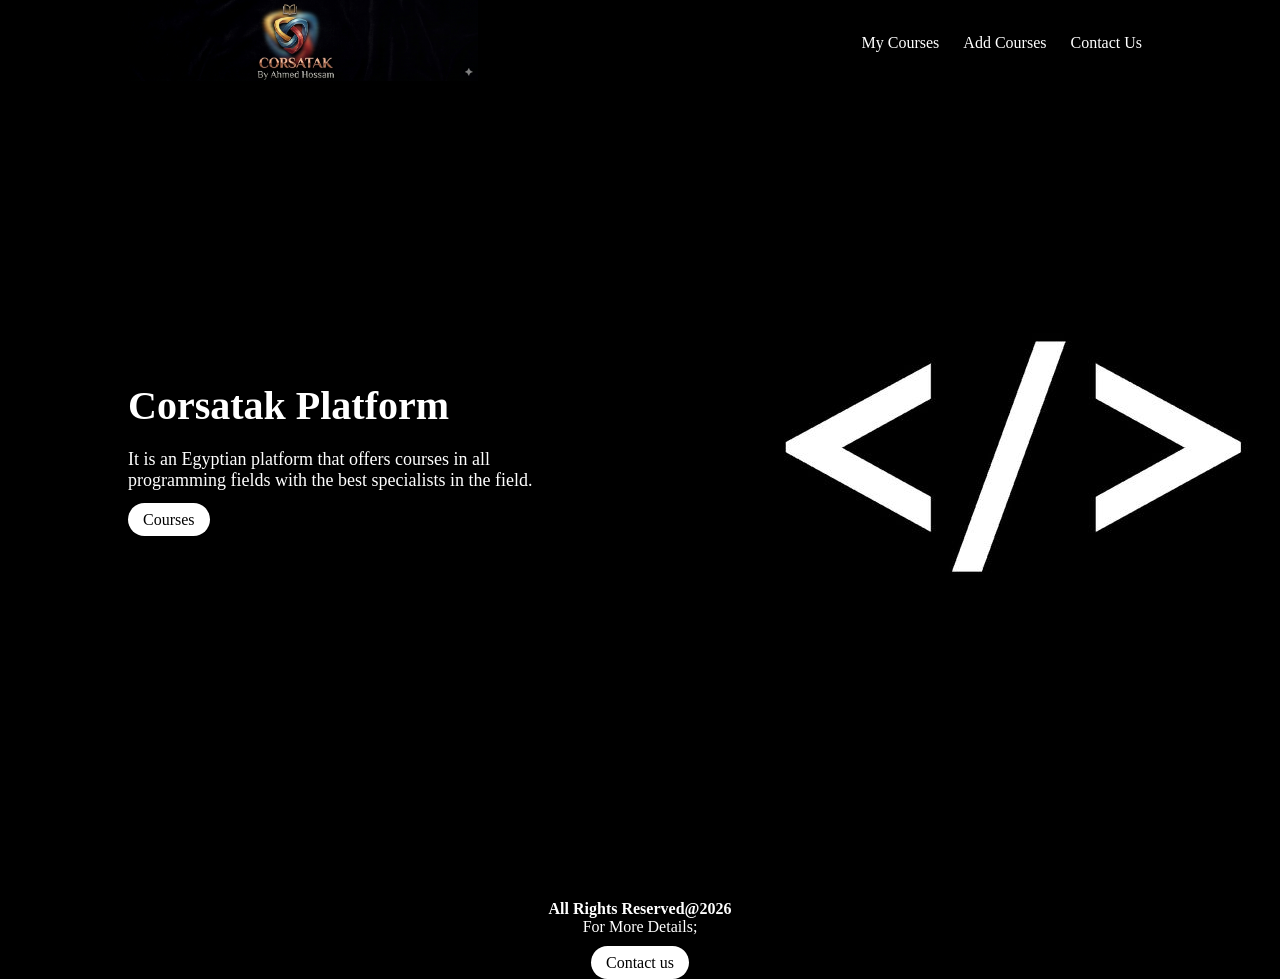
<file: index.html>
<!DOCTYPE html>

<html lang="en">

<head>
<title> Coursatak </title>
<meta charset="UTF-8"> 
<link href="style.css" rel="Stylesheet" >
</head>

<body> 
<div class="container">
<header>
 <a href="#"> <img class="logo" src="Images/Logo.png" alt="Corsatak.com" > </a>
<nav>
    <ul>
     <li><a href="My Courses.html"> My Courses </a></li>
     <li><a href="Add Courses.html"> Add Courses </a></li> 
     <li><a href="Contact Us.html"> Contact Us </a></li>          
    </ul>
</nav>
</header> 
              <div class="content">
        <div class="text">
            <h1> Corsatak Platform </h1>
            <p> It is an Egyptian platform that offers courses in all programming fields with the best specialists in the field. </p>
            <a href="My Courses.html"> Courses</a>
        </div>
           <div class="img">
              <img src="Images/Home.jpg"  >
           </div>
        </div>
</div>
</body>
</html>
<footer>
    <strong> All Rights Reserved@2026</strong>
     <P> For More Details;</P> <br><a class="footerbutton" href="Contact Us.html"> Contact us</a>
</footer>
</file>
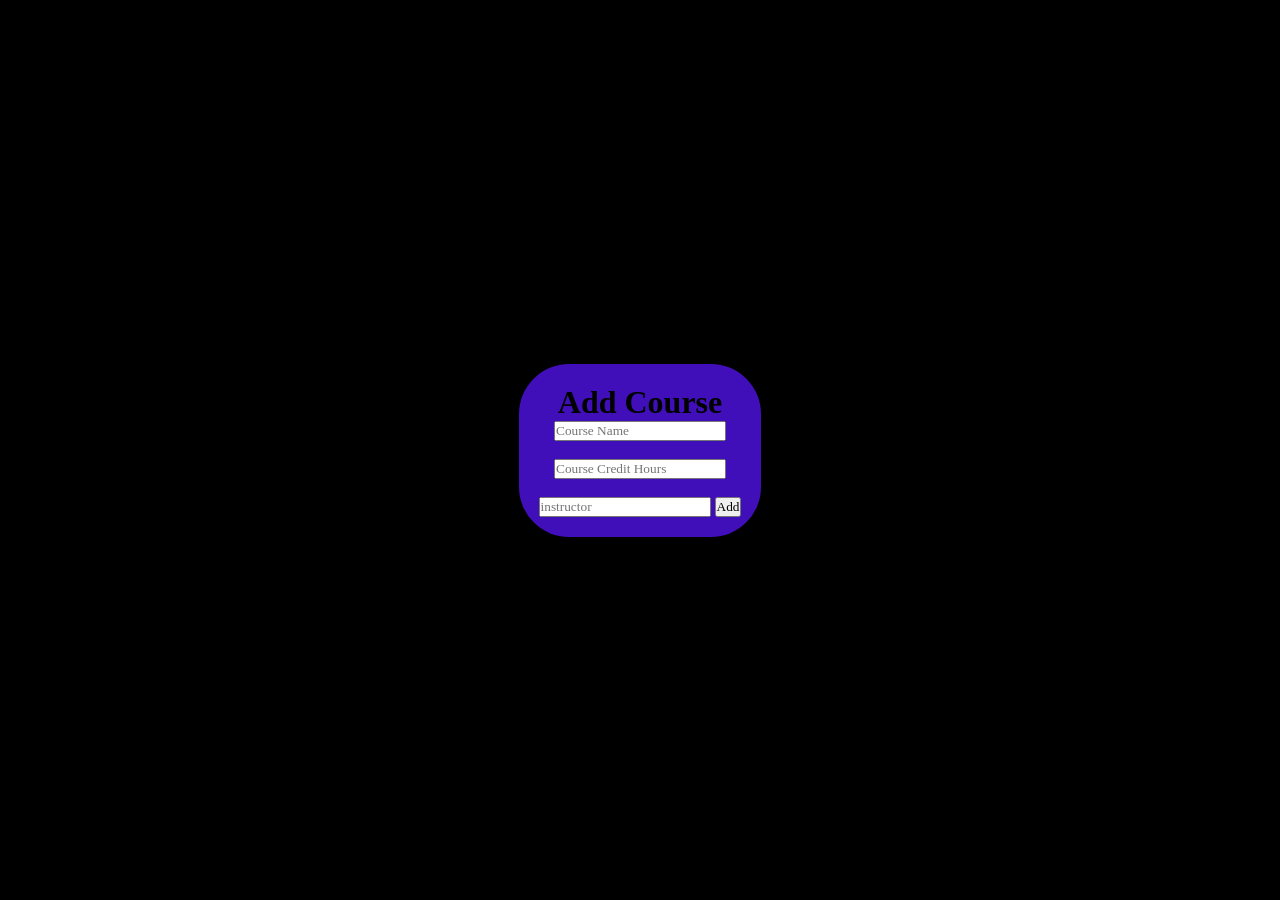
<file: Add Courses.html>
<!DOCTYPE html>
<html lang="ar">
<head>
<meta charset="UTF-8">
<title>Form Center</title>


<link rel="stylesheet" href="style.css">

</head>
<body class="body1">

<form>
  <h1>Add Course</h1>
  <input type="text" placeholder="Course Name"><br><br>
  <input type="number" placeholder="Course Credit Hours"><br><br>
  <input type="text" placeholder="instructor">
  <button type="submit"> Add </button>
</form>

</body>
</html>
</file>
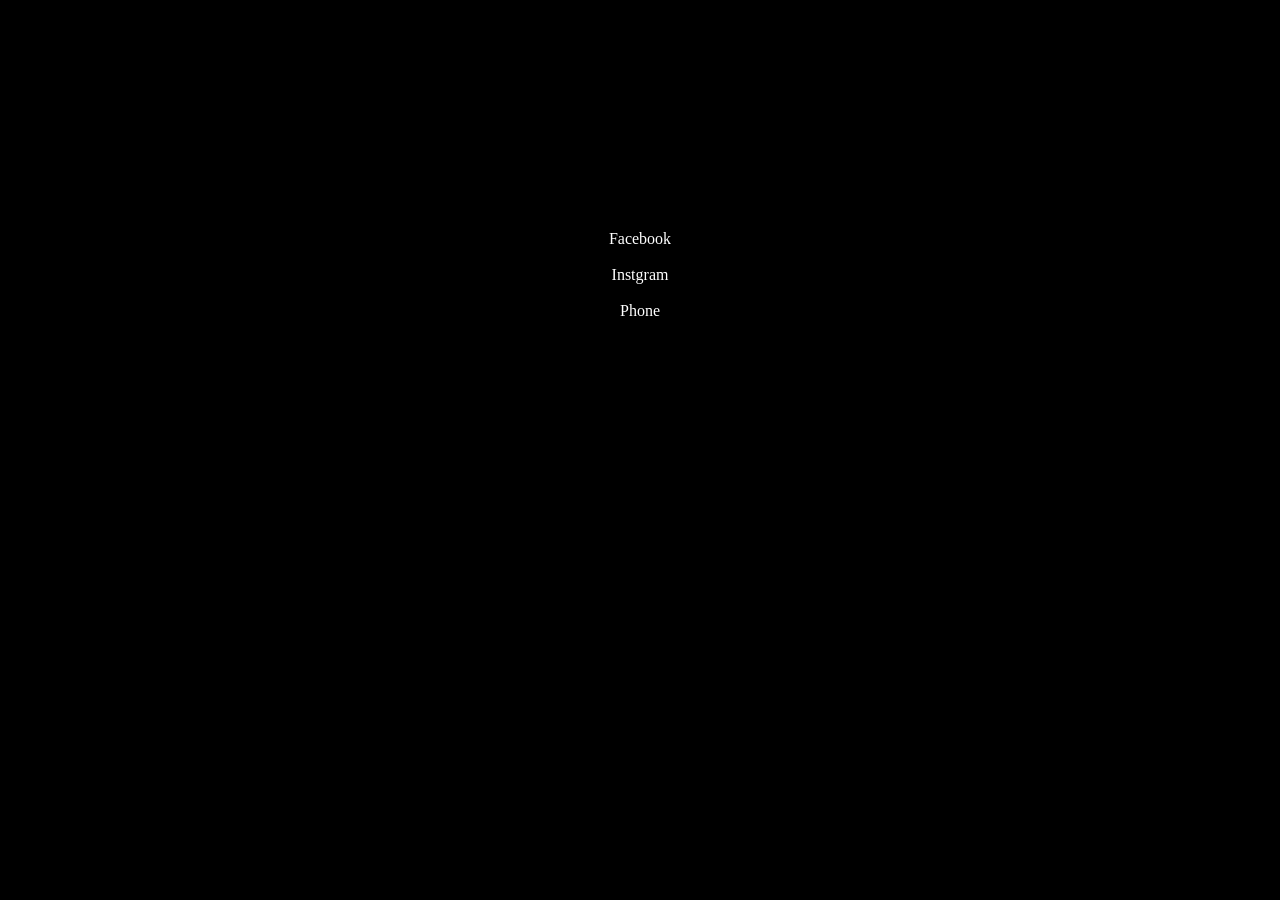
<file: Contact Us.html>
<!DOCTYPE html>
<html lang="en">
<head>
    <meta charset="UTF-8">
<link href="style.css" rel="Stylesheet" ><!--this attribute used to merge css&html files togther-->
    <title>Contact Us</title>
</head>
<body class="body2">
    <div class="yarb">
 <ul class="contact">
  <li><a href="https://www.facebook.com/share/1L7DBDPg4K/" target="_blank">Facebook</a></li><br><br>
   <li><a href="https://www.instagram.com/ahmmedhossam0?igsh=Znc2eWo4ZGg2NWNz" target="_blank">Instgram</a></li><br><br>
   <li><a href="tel:01003742076">Phone</a></li>
</ul>
    </div>

</body>
</html>
</file>
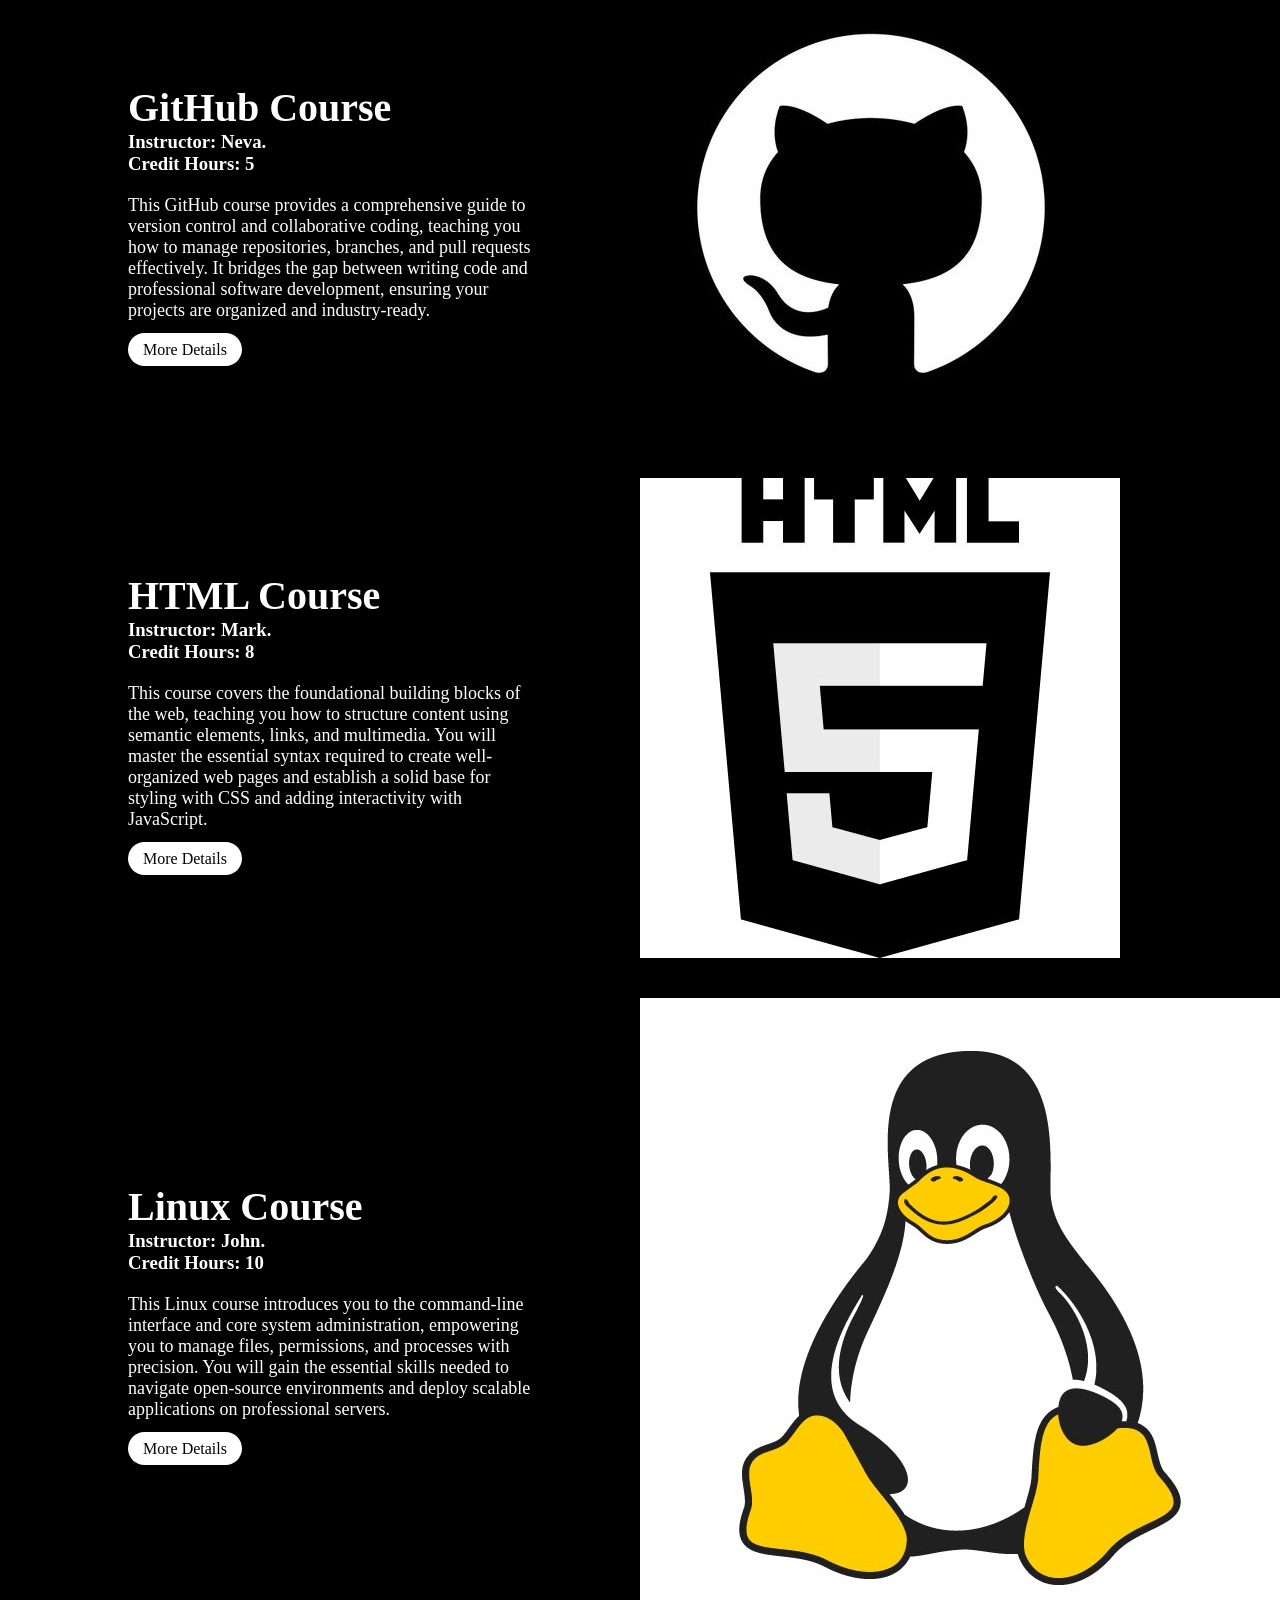
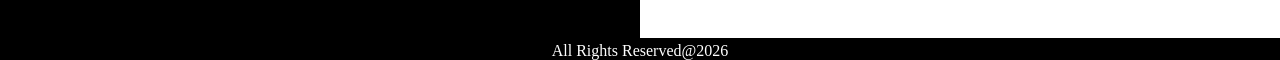
<file: My Courses.html>
<!DOCTYPE html>

<html lang="en">

<head>
<title> Coursatak </title>
<meta charset="UTF-8"> <!--To Identify All Languages-->
<link href="style.css" rel="Stylesheet" ><!--this attribute used to merge css&html files togther-->
</head>

<body> 
<div class="container1">
  <div class="content">
        <div class="text">
            <h1> GitHub Course </h1>
            <h3>Instructor: Neva.</h3>
            <h3>Credit Hours: 5</h3>
            <p> This GitHub course provides a comprehensive guide to version control and collaborative coding, teaching you how to manage repositories, branches, and pull requests effectively. It bridges the gap between writing code and professional software development, ensuring your projects are organized and industry-ready. </p>
            <a href="#"> More Details </a>  
        </div>
           <div class="img">
              <img src="Images/github.jpg"  >
           </div>
        </div>
   <br>
   <br>
<!-- -->
              <div class="content">
        <div class="text">
            <h1> HTML Course </h1>
            <h3>Instructor: Mark.</h3>
            <h3>Credit Hours: 8</h3>
            <p> This course covers the foundational building blocks of the web, teaching you how to structure content using semantic elements, links, and multimedia. You will master the essential syntax required to create well-organized web pages and establish a solid base for styling with CSS and adding interactivity with JavaScript. </p>
            <a href="#"> More Details </a>  
        </div>
           <div class="img">
              <img src="Images/html.jpg"  >
           </div>
        </div>
        <!---->
        <br>
            
        <br>

                      <div class="content">
        <div class="text">
            <h1> Linux Course </h1>
            <h3>Instructor: John.</h3>
            <h3>Credit Hours: 10</h3>
            <p> This Linux course introduces you to the command-line interface and core system administration, empowering you to manage files, permissions, and processes with precision. You will gain the essential skills needed to navigate open-source environments and deploy scalable applications on professional servers. </p>
            <a href="#"> More Details </a>  
        </div>
           <div class="img">
              <img src="Images/Linux.jpg"  >
           </div>
        </div>
        <footer>All Rights Reserved@2026</footer>
</div>
</body>
</html>
</file>
<file: style.css>
*{
    padding: 0;
    margin:0;
    font-family: cursive;
}
.container{
    background: black;
    min-height: 100vh;
    width: 100%;
     overflow: hidden; 
}
header{
    display: flex;
    justify-content: space-between;
    margin: auto;
    width: 80%;
    align-items: center;
}
.logo{
 width: 350px;
 margin-left: 0px 0px 0px 0px;
}
ul li{
    display: inline-block;
    list-style: none;
}
ul li a{
    color: white;
    text-decoration: none;
    margin: 0 10px;
}
.content{
    display:flex;
    justify-content: space-between;
    align-items: center;
    width: 80%;
    margin:auto;
}

.content .text{
    width:40%;
    color: white;
}
.content .text h1{
    font-size: 40px;
    text-transform:capitalize;

}
.content .text p{
    font-size: 18px;
    margin: 20px 0;
    
}
.content .text a{
  text-decoration: none;
  background-color: white;
  color:black;
    padding: 8px 15px;
    border-radius: 20px;
}
.content .img{
    width:50%;
}
.content .img .logo{
    width:180px;
}

footer{
    background-color: black;
    color:white;
    text-align: center;
}
body{
    background-color: black;
}
.addcourse{
    justify-content:first ;
    color: white;
    font-family:fantasy ;
    border: solid 50px;

}
.body1{
  display: flex;
  justify-content: center; 
  align-items: center;     
  height: 100vh;
  margin: 0;
  background-color: black;
}

form {
  background: rgb(64, 15, 186);
  padding: 20px;
  border-radius: 50px;
  box-shadow: 0 0 10px rgba(0,0,0,0.1);
  text-align: center;
}
.footerbutton{
  text-decoration: none;
  background-color: white;
  color:black;
    padding: 8px 15px;
    border-radius: 20px;
}
.contact{
    color: white;
    text-decoration: none;
    margin: 0 10px;
    display: inline-block;
    list-style: none;
    text-decoration: none;
    padding: 10px 20px;
    border-radius: 5px;
    display: inline-block;
    margin-top: 220px;
}
.body2 {
  font-family: Arial;
  text-align: center;  
  background: #000;
}
</file>
